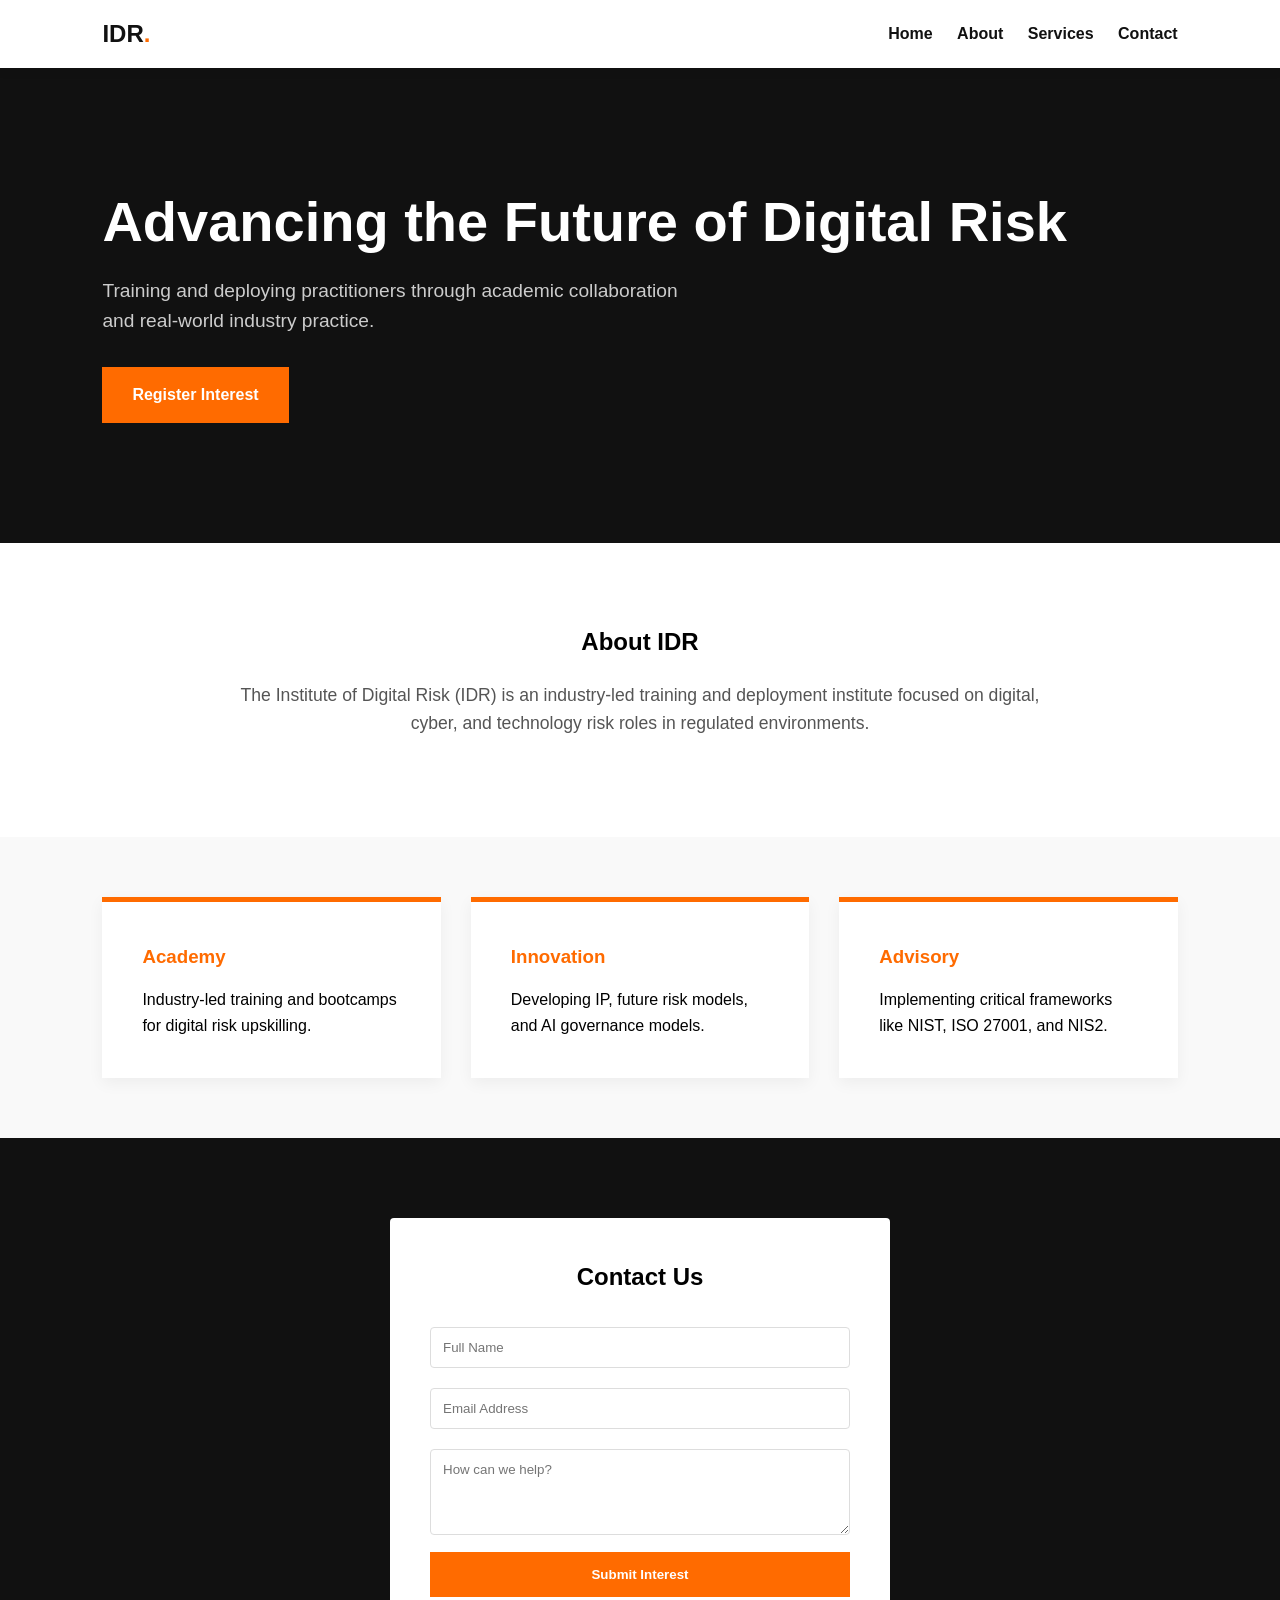
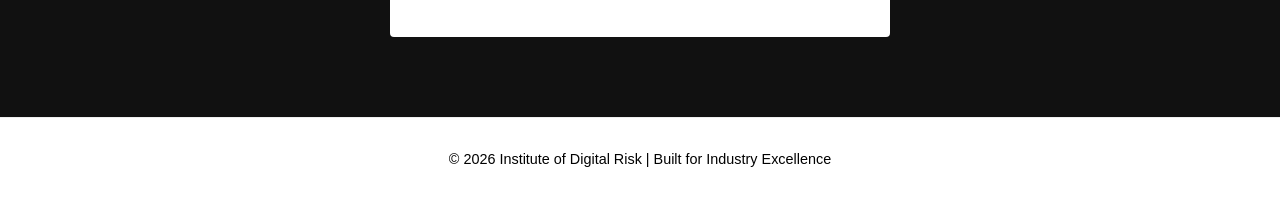
<file: idr-project/index.html>
<!DOCTYPE html>
<html lang="en">
<head>
    <meta charset="UTF-8">
    <meta name="viewport" content="width=device-width, initial-scale=1.0">
    <title>IDR | Institute of Digital Risk</title>
    <style>
        :root { --orange: #FF6B00; --black: #111; --white: #fff; }
        * { margin: 0; padding: 0; box-sizing: border-box; font-family: 'Segoe UI', sans-serif; }
        body { scroll-behavior: smooth; line-height: 1.6; }
        
        .navbar { position: sticky; top: 0; background: var(--white); display: flex; justify-content: space-between; align-items: center; padding: 15px 8%; z-index: 1000; box-shadow: 0 2px 10px rgba(0,0,0,0.1); }
        .logo-text { font-size: 1.5rem; font-weight: 900; color: var(--black); }
        .logo-text span { color: var(--orange); }
        nav a { text-decoration: none; color: var(--black); margin-left: 20px; font-weight: bold; transition: 0.3s; }
        nav a:hover { color: var(--orange); }

        .hero { background: var(--black); color: var(--white); padding: 120px 8%; text-align: left; }
        .hero h1 { font-size: 3.5rem; margin-bottom: 20px; line-height: 1.2; }
        .hero p { font-size: 1.2rem; color: #ccc; margin-bottom: 30px; max-width: 600px; }

        .container { padding: 80px 8%; text-align: center; }
        .about-section { background: var(--white); }
        
        .services-grid { display: grid; grid-template-columns: repeat(auto-fit, minmax(280px, 1fr)); gap: 30px; padding: 60px 8%; background: #f9f9f9; }
        .card { background: var(--white); padding: 40px; border-top: 5px solid var(--orange); box-shadow: 0 5px 15px rgba(0,0,0,0.05); transition: 0.3s; }
        .card:hover { transform: translateY(-10px); }
        .card h3 { margin-bottom: 15px; color: var(--orange); }

        .contact-section { background: var(--black); padding: 80px 8%; display: flex; justify-content: center; }
        .form-container { background: var(--white); padding: 40px; width: 100%; max-width: 500px; border-radius: 4px; }
        .form-container h2 { margin-bottom: 20px; text-align: center; }
        input, textarea { width: 100%; padding: 12px; margin: 10px 0; border: 1px solid #ddd; border-radius: 4px; outline: none; }
        
        .cta-btn { background: var(--orange); color: white; padding: 15px 30px; border: none; cursor: pointer; font-weight: bold; text-decoration: none; display: inline-block; transition: 0.3s; }
        .cta-btn:hover { background: #e65a00; transform: scale(1.05); }
        
        footer { text-align: center; padding: 30px; background: #fff; border-top: 1px solid #eee; font-size: 0.9rem; }
    </style>
</head>
<body>
    <header class="navbar">
        <div class="logo-text">IDR<span>.</span></div>
        <nav>
            <a href="#hero">Home</a>
            <a href="#about">About</a>
            <a href="#services">Services</a>
            <a href="#contact">Contact</a>
        </nav>
    </header>

    <main>
        <section id="hero" class="hero">
            <h1>Advancing the Future of Digital Risk</h1>
            <p>Training and deploying practitioners through academic collaboration and real-world industry practice.</p>
            <a href="#contact" class="cta-btn">Register Interest</a>
        </section>

        <section id="about" class="container about-section">
            <h2>About IDR</h2>
            <p style="max-width: 800px; margin: 20px auto; font-size: 1.1rem; color: #555;">
                The Institute of Digital Risk (IDR) is an industry-led training and deployment institute focused on digital, cyber, and technology risk roles in regulated environments.
            </p>
        </section>

        <section id="services" class="services-grid">
            <div class="card">
                <h3>Academy</h3>
                <p>Industry-led training and bootcamps for digital risk upskilling.</p>
            </div>
            <div class="card">
                <h3>Innovation</h3>
                <p>Developing IP, future risk models, and AI governance models.</p>
            </div>
            <div class="card">
                <h3>Advisory</h3>
                <p>Implementing critical frameworks like NIST, ISO 27001, and NIS2.</p>
            </div>
        </section>

        <section id="contact" class="contact-section">
            <div class="form-container">
                <h2>Contact Us</h2>
                <form id="idr-form">
                    <input type="text" id="name" placeholder="Full Name" required>
                    <input type="email" id="email" placeholder="Email Address" required>
                    <textarea id="message" rows="4" placeholder="How can we help?"></textarea>
                    <button type="submit" class="cta-btn" style="width: 100%;">Submit Interest</button>
                </form>
            </div>
        </section>
    </main>

    <footer>
        <p>&copy; 2026 Institute of Digital Risk | Built for Industry Excellence</p>
    </footer>

    <script>
        document.getElementById('idr-form').addEventListener('submit', function(e) {
            e.preventDefault();
            alert('Thank you! Your interest has been recorded locally.');
            this.reset();
        });
    </script>
</body>
</html>
</file>
